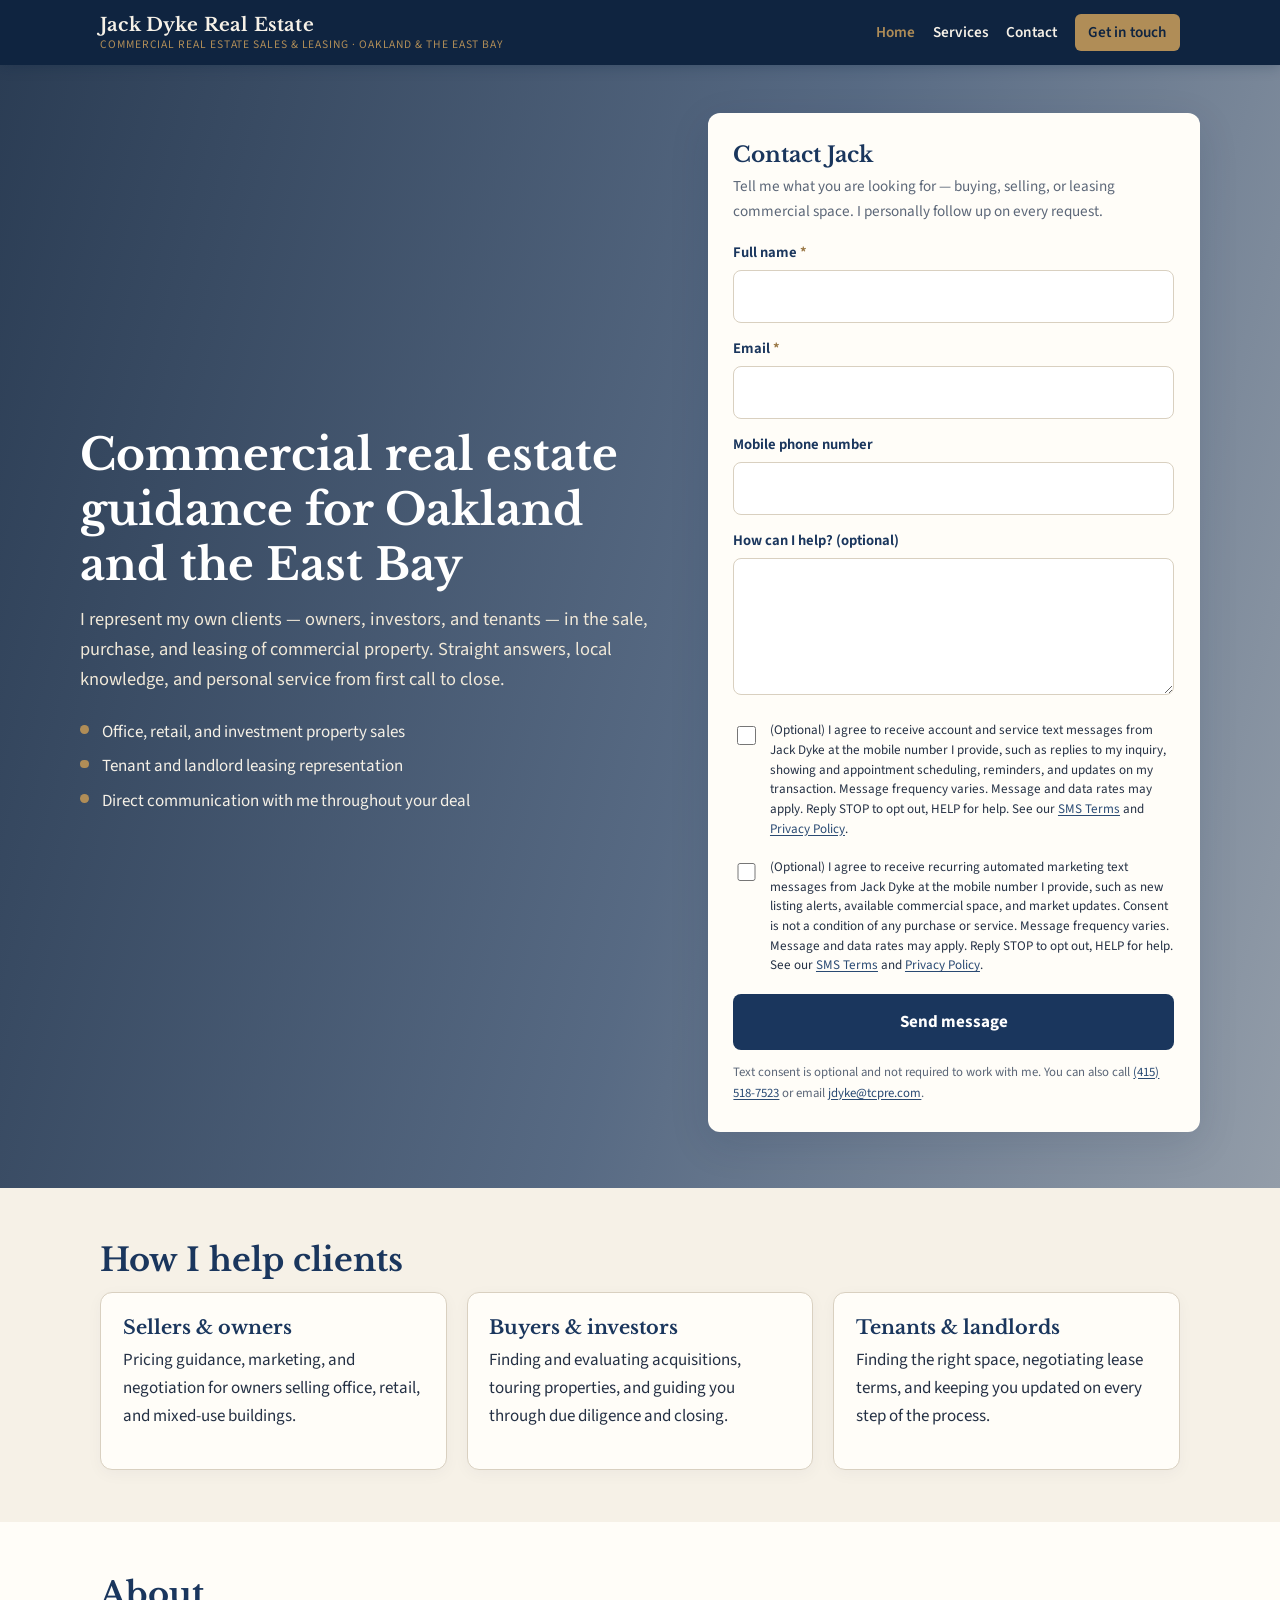
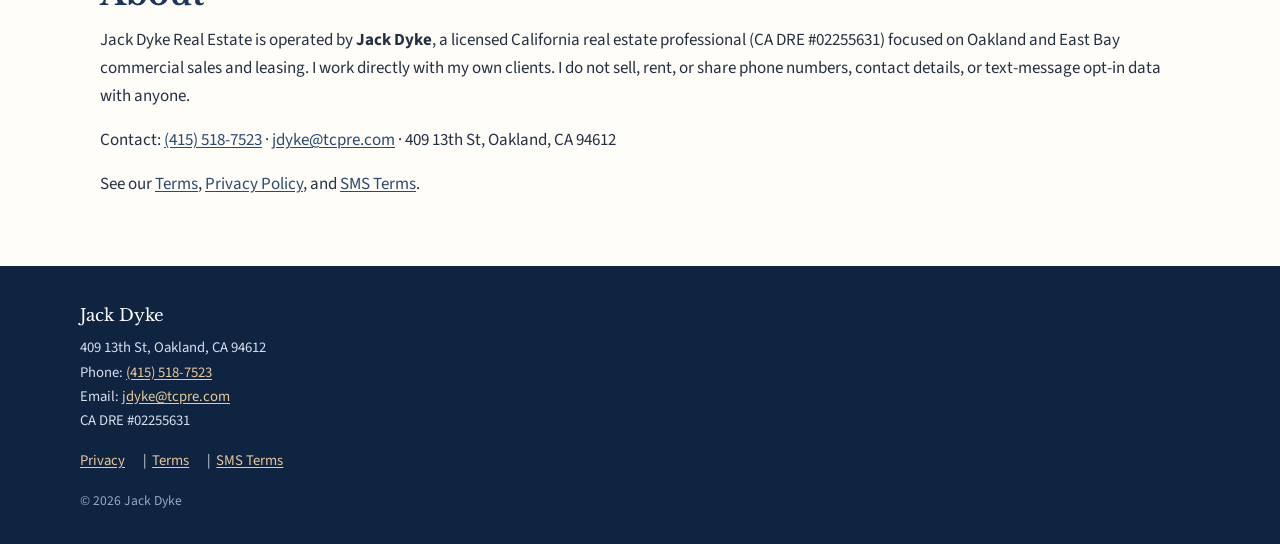
<file: index.html>
<!DOCTYPE html>
<html lang="en">
<head>
  <meta charset="utf-8">
  <meta name="viewport" content="width=device-width, initial-scale=1">
  <title>Jack Dyke Real Estate | Commercial Real Estate in Oakland & the East Bay</title>
  <meta name="robots" content="noindex, nofollow">
  <meta name="description" content="Jack Dyke Real Estate (Jack Dyke) helps clients buy, sell, and lease commercial real estate in Oakland and the East Bay.">
  <link rel="preconnect" href="https://fonts.googleapis.com">
  <link rel="preconnect" href="https://fonts.gstatic.com" crossorigin>
  <link href="https://fonts.googleapis.com/css2?family=Libre+Baskerville:wght@400;700&family=Source+Sans+3:wght@400;600;700&display=swap" rel="stylesheet">
  <link rel="stylesheet" href="css/styles.css">
</head>
<body>
  <a class="skip-link" href="#main">Skip to content</a>
  <header class="site-header">
    <div class="header-inner">
      <a class="brand" href="index.html">
        <span class="brand-name">Jack Dyke Real Estate</span>
        <span class="brand-tag">Commercial real estate sales &amp; leasing · Oakland &amp; the East Bay</span>
      </a>
      <nav class="nav" aria-label="Primary">
        <a href="index.html" aria-current="page">Home</a>
        <a href="index.html#services">Services</a>
        <a href="contact.html">Contact</a>
        <a class="nav-cta" href="index.html#contact-form">Get in touch</a>
      </nav>
    </div>
  </header>
  <main id="main">
    <section class="hero" style="--hero-image: url('https://images.unsplash.com/photo-1486406146926-c627a92ad1ab?auto=format&fit=crop&w=1800&q=80');">
      <div class="hero-inner">
        <div>
          <h1>Commercial real estate guidance for Oakland and the East Bay</h1>
          <p class="lede">I represent my own clients — owners, investors, and tenants — in the sale, purchase, and leasing of commercial property. Straight answers, local knowledge, and personal service from first call to close.</p>
          <ul class="hero-points">
            <li>Office, retail, and investment property sales</li>
            <li>Tenant and landlord leasing representation</li>
            <li>Direct communication with me throughout your deal</li>
          </ul>
        </div>
        <div class="form-card" id="contact-form">
          <form class="offer-form" action="#" method="post" novalidate>
            <h2>Contact Jack</h2>
            <p class="form-intro">Tell me what you are looking for — buying, selling, or leasing commercial space. I personally follow up on every request.</p>
            <p class="form-error" role="alert"></p>
            <div class="field"><label for="full_name">Full name <span class="req" aria-hidden="true">*</span></label>
              <input type="text" id="full_name" name="full_name" autocomplete="name" required></div>
            <div class="field"><label for="email">Email <span class="req" aria-hidden="true">*</span></label>
              <input type="email" id="email" name="email" autocomplete="email" required></div>
            <div class="field"><label for="mobile_phone">Mobile phone number</label>
              <input type="tel" id="mobile_phone" name="mobile_phone" autocomplete="tel" inputmode="tel"></div>
            <div class="field"><label for="message">How can I help? (optional)</label>
              <textarea id="message" name="message" rows="4"></textarea></div>
            <div class="consent">
              <input type="checkbox" id="sms-consent-transactional" name="sms_consent_transactional" value="yes">
              <label for="sms-consent-transactional">(Optional) I agree to receive account and service text messages from Jack Dyke at the mobile number I provide, such as replies to my inquiry, showing and appointment scheduling, reminders, and updates on my transaction. Message frequency varies. Message and data rates may apply. Reply STOP to opt out, HELP for help. See our <a href="sms-terms.html">SMS Terms</a> and <a href="privacy.html">Privacy Policy</a>.</label>
            </div>
            <div class="consent">
              <input type="checkbox" id="sms-consent-marketing" name="sms_consent_marketing" value="yes">
              <label for="sms-consent-marketing">(Optional) I agree to receive recurring automated marketing text messages from Jack Dyke at the mobile number I provide, such as new listing alerts, available commercial space, and market updates. Consent is not a condition of any purchase or service. Message frequency varies. Message and data rates may apply. Reply STOP to opt out, HELP for help. See our <a href="sms-terms.html">SMS Terms</a> and <a href="privacy.html">Privacy Policy</a>.</label>
            </div>
            <button type="submit" class="btn">Send message</button>
            <p class="form-note">Text consent is optional and not required to work with me. You can also call <a href="tel:+14155187523">(415) 518-7523</a> or email <a href="mailto:jdyke@tcpre.com">jdyke@tcpre.com</a>.</p>
          </form>
          <div class="thank-you" role="status"><h2>Thank you</h2><p>Your message was received. Jack will follow up on your request.</p></div>
        </div>
      </div>
    </section>
    <section class="section" id="services">
      <div class="wrap">
        <h2>How I help clients</h2>
        <div class="grid-3">
          <article class="card"><h3>Sellers &amp; owners</h3><p>Pricing guidance, marketing, and negotiation for owners selling office, retail, and mixed-use buildings.</p></article>
          <article class="card"><h3>Buyers &amp; investors</h3><p>Finding and evaluating acquisitions, touring properties, and guiding you through due diligence and closing.</p></article>
          <article class="card"><h3>Tenants &amp; landlords</h3><p>Finding the right space, negotiating lease terms, and keeping you updated on every step of the process.</p></article>
        </div>
      </div>
    </section>
    <section class="section section-paper">
      <div class="wrap">
        <h2>About</h2>
        <p>Jack Dyke Real Estate is operated by <strong>Jack Dyke</strong>, a licensed California real estate professional (CA DRE #02255631) focused on Oakland and East Bay commercial sales and leasing. I work directly with my own clients. I do not sell, rent, or share phone numbers, contact details, or text-message opt-in data with anyone.</p>
        <p>Contact: <a href="tel:+14155187523">(415) 518-7523</a> · <a href="mailto:jdyke@tcpre.com">jdyke@tcpre.com</a> · 409 13th St, Oakland, CA 94612</p>
        <p>See our <a href="terms.html">Terms</a>, <a href="privacy.html">Privacy Policy</a>, and <a href="sms-terms.html">SMS Terms</a>.</p>
      </div>
    </section>
  </main>
  <footer class="site-footer">
    <div class="footer-inner">
      <p class="footer-legal-name">Jack Dyke</p>
      <p>
        409 13th St, Oakland, CA 94612<br>
        Phone: <a href="tel:+14155187523">(415) 518-7523</a><br>
        Email: <a href="mailto:jdyke@tcpre.com">jdyke@tcpre.com</a><br>
        CA DRE #02255631
      </p>
      <p class="footer-links">
        <a href="privacy.html">Privacy</a> |
        <a href="terms.html">Terms</a> |
        <a href="sms-terms.html">SMS Terms</a>
      </p>
      <p class="copyright">&copy; 2026 Jack Dyke</p>
    </div>
  </footer>
  <script src="js/form.js"></script>
</body>
</html>
</file>
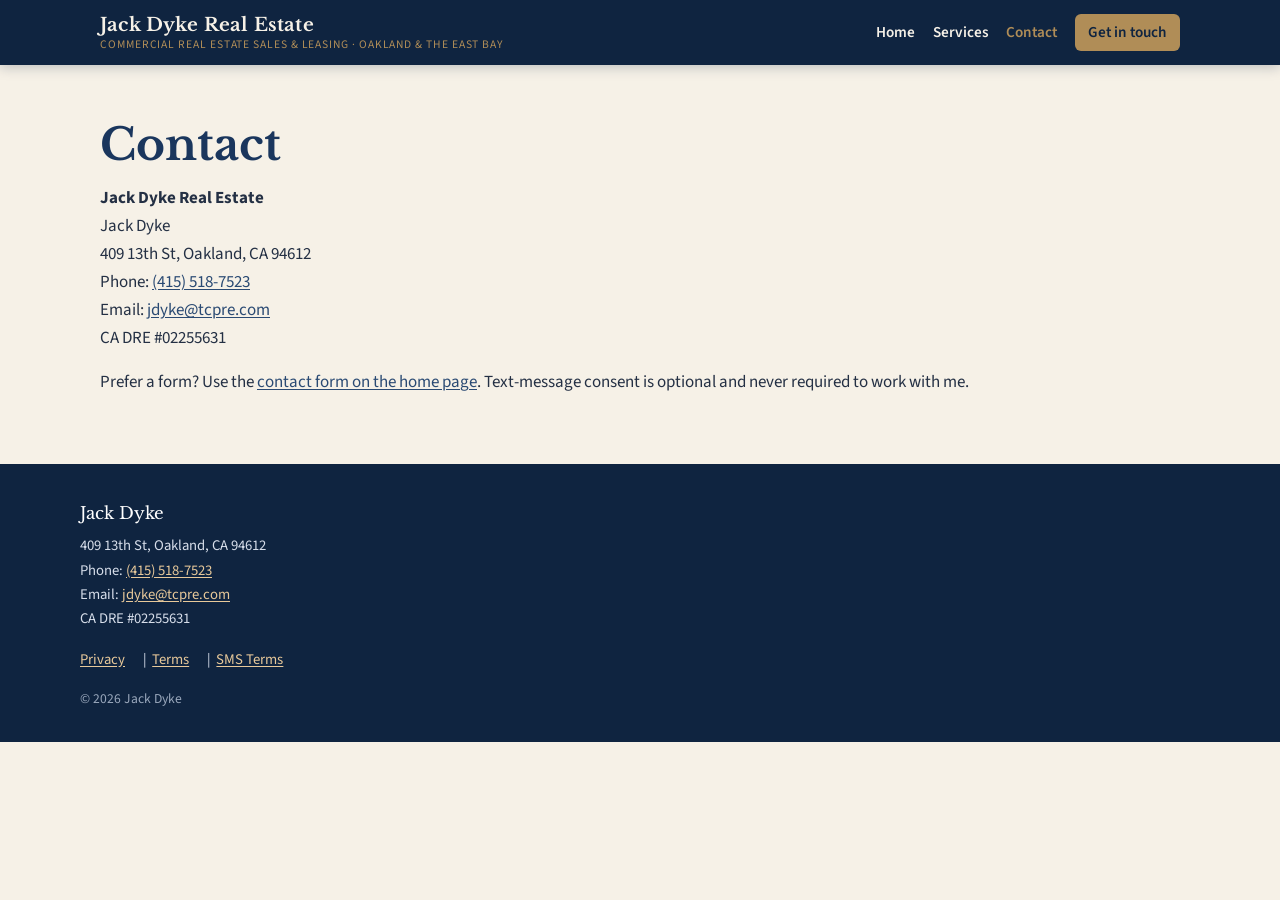
<file: contact.html>
<!DOCTYPE html>
<html lang="en">
<head>
  <meta charset="utf-8">
  <meta name="viewport" content="width=device-width, initial-scale=1">
  <title>Contact | Jack Dyke Real Estate</title>
  <meta name="robots" content="noindex, nofollow">
  <meta name="description" content="Contact Jack Dyke Real Estate.">
  <link rel="preconnect" href="https://fonts.googleapis.com">
  <link rel="preconnect" href="https://fonts.gstatic.com" crossorigin>
  <link href="https://fonts.googleapis.com/css2?family=Libre+Baskerville:wght@400;700&family=Source+Sans+3:wght@400;600;700&display=swap" rel="stylesheet">
  <link rel="stylesheet" href="css/styles.css">
</head>
<body>
  <a class="skip-link" href="#main">Skip to content</a>
  <header class="site-header">
    <div class="header-inner">
      <a class="brand" href="index.html">
        <span class="brand-name">Jack Dyke Real Estate</span>
        <span class="brand-tag">Commercial real estate sales &amp; leasing · Oakland &amp; the East Bay</span>
      </a>
      <nav class="nav" aria-label="Primary">
        <a href="index.html">Home</a>
        <a href="index.html#services">Services</a>
        <a href="contact.html" aria-current="page">Contact</a>
        <a class="nav-cta" href="index.html#contact-form">Get in touch</a>
      </nav>
    </div>
  </header>
  <main id="main">
    <section class="section"><div class="wrap">
      <h1>Contact</h1>
      <p><strong>Jack Dyke Real Estate</strong><br>Jack Dyke<br>409 13th St, Oakland, CA 94612<br>
      Phone: <a href="tel:+14155187523">(415) 518-7523</a><br>Email: <a href="mailto:jdyke@tcpre.com">jdyke@tcpre.com</a><br>CA DRE #02255631</p>
      <p>Prefer a form? Use the <a href="index.html#contact-form">contact form on the home page</a>. Text-message consent is optional and never required to work with me.</p>
    </div></section>
  </main>
  <footer class="site-footer">
    <div class="footer-inner">
      <p class="footer-legal-name">Jack Dyke</p>
      <p>
        409 13th St, Oakland, CA 94612<br>
        Phone: <a href="tel:+14155187523">(415) 518-7523</a><br>
        Email: <a href="mailto:jdyke@tcpre.com">jdyke@tcpre.com</a><br>
        CA DRE #02255631
      </p>
      <p class="footer-links">
        <a href="privacy.html">Privacy</a> |
        <a href="terms.html">Terms</a> |
        <a href="sms-terms.html">SMS Terms</a>
      </p>
      <p class="copyright">&copy; 2026 Jack Dyke</p>
    </div>
  </footer>
  <script src="js/form.js"></script>
</body>
</html>
</file>
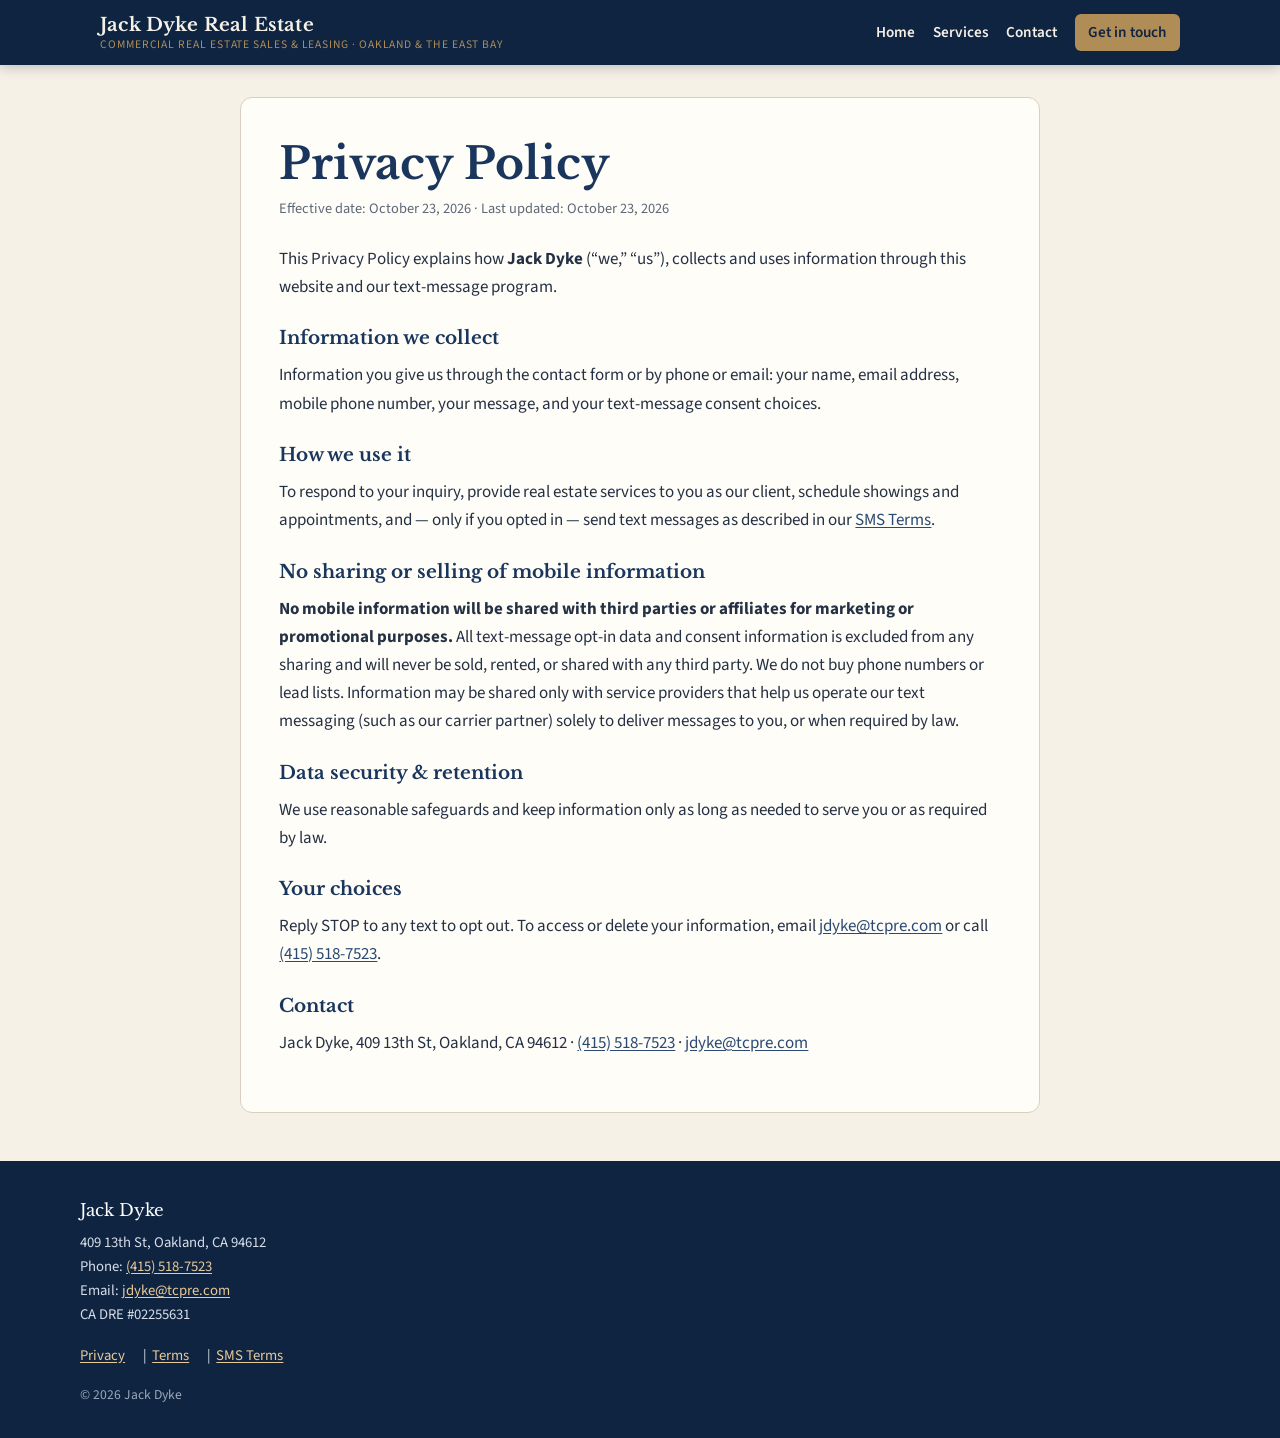
<file: privacy-policy.html>
<!DOCTYPE html>
<html lang="en">
<head>
  <meta charset="utf-8">
  <meta name="viewport" content="width=device-width, initial-scale=1">
  <title>Privacy Policy | Jack Dyke Real Estate</title>
  <meta name="robots" content="noindex, nofollow">
  <meta name="description" content="Privacy Policy.">
  <link rel="preconnect" href="https://fonts.googleapis.com">
  <link rel="preconnect" href="https://fonts.gstatic.com" crossorigin>
  <link href="https://fonts.googleapis.com/css2?family=Libre+Baskerville:wght@400;700&family=Source+Sans+3:wght@400;600;700&display=swap" rel="stylesheet">
  <link rel="stylesheet" href="css/styles.css">
</head>
<body>
  <a class="skip-link" href="#main">Skip to content</a>
  <header class="site-header">
    <div class="header-inner">
      <a class="brand" href="index.html">
        <span class="brand-name">Jack Dyke Real Estate</span>
        <span class="brand-tag">Commercial real estate sales &amp; leasing · Oakland &amp; the East Bay</span>
      </a>
      <nav class="nav" aria-label="Primary">
        <a href="index.html">Home</a>
        <a href="index.html#services">Services</a>
        <a href="contact.html">Contact</a>
        <a class="nav-cta" href="index.html#contact-form">Get in touch</a>
      </nav>
    </div>
  </header>
  <main id="main">
    <article class="legal">
      <h1>Privacy Policy</h1>
      <p class="updated">Effective date: October 23, 2026 · Last updated: October 23, 2026</p>
      <p>This Privacy Policy explains how <strong>Jack Dyke</strong> (“we,” “us”), collects and uses information through this website and our text-message program.</p>
      <h2>Information we collect</h2><p>Information you give us through the contact form or by phone or email: your name, email address, mobile phone number, your message, and your text-message consent choices.</p>
      <h2>How we use it</h2><p>To respond to your inquiry, provide real estate services to you as our client, schedule showings and appointments, and — only if you opted in — send text messages as described in our <a href="sms-terms.html">SMS Terms</a>.</p>
      <h2>No sharing or selling of mobile information</h2><p><strong>No mobile information will be shared with third parties or affiliates for marketing or promotional purposes.</strong> All text-message opt-in data and consent information is excluded from any sharing and will never be sold, rented, or shared with any third party. We do not buy phone numbers or lead lists. Information may be shared only with service providers that help us operate our text messaging (such as our carrier partner) solely to deliver messages to you, or when required by law.</p>
      <h2>Data security &amp; retention</h2><p>We use reasonable safeguards and keep information only as long as needed to serve you or as required by law.</p>
      <h2>Your choices</h2><p>Reply STOP to any text to opt out. To access or delete your information, email <a href="mailto:jdyke@tcpre.com">jdyke@tcpre.com</a> or call <a href="tel:+14155187523">(415) 518-7523</a>.</p>
      <h2>Contact</h2><p>Jack Dyke, 409 13th St, Oakland, CA 94612 · <a href="tel:+14155187523">(415) 518-7523</a> · <a href="mailto:jdyke@tcpre.com">jdyke@tcpre.com</a></p>
    </article>
  </main>
  <footer class="site-footer">
    <div class="footer-inner">
      <p class="footer-legal-name">Jack Dyke</p>
      <p>
        409 13th St, Oakland, CA 94612<br>
        Phone: <a href="tel:+14155187523">(415) 518-7523</a><br>
        Email: <a href="mailto:jdyke@tcpre.com">jdyke@tcpre.com</a><br>
        CA DRE #02255631
      </p>
      <p class="footer-links">
        <a href="privacy.html">Privacy</a> |
        <a href="terms.html">Terms</a> |
        <a href="sms-terms.html">SMS Terms</a>
      </p>
      <p class="copyright">&copy; 2026 Jack Dyke</p>
    </div>
  </footer>
  
</body>
</html>
</file>
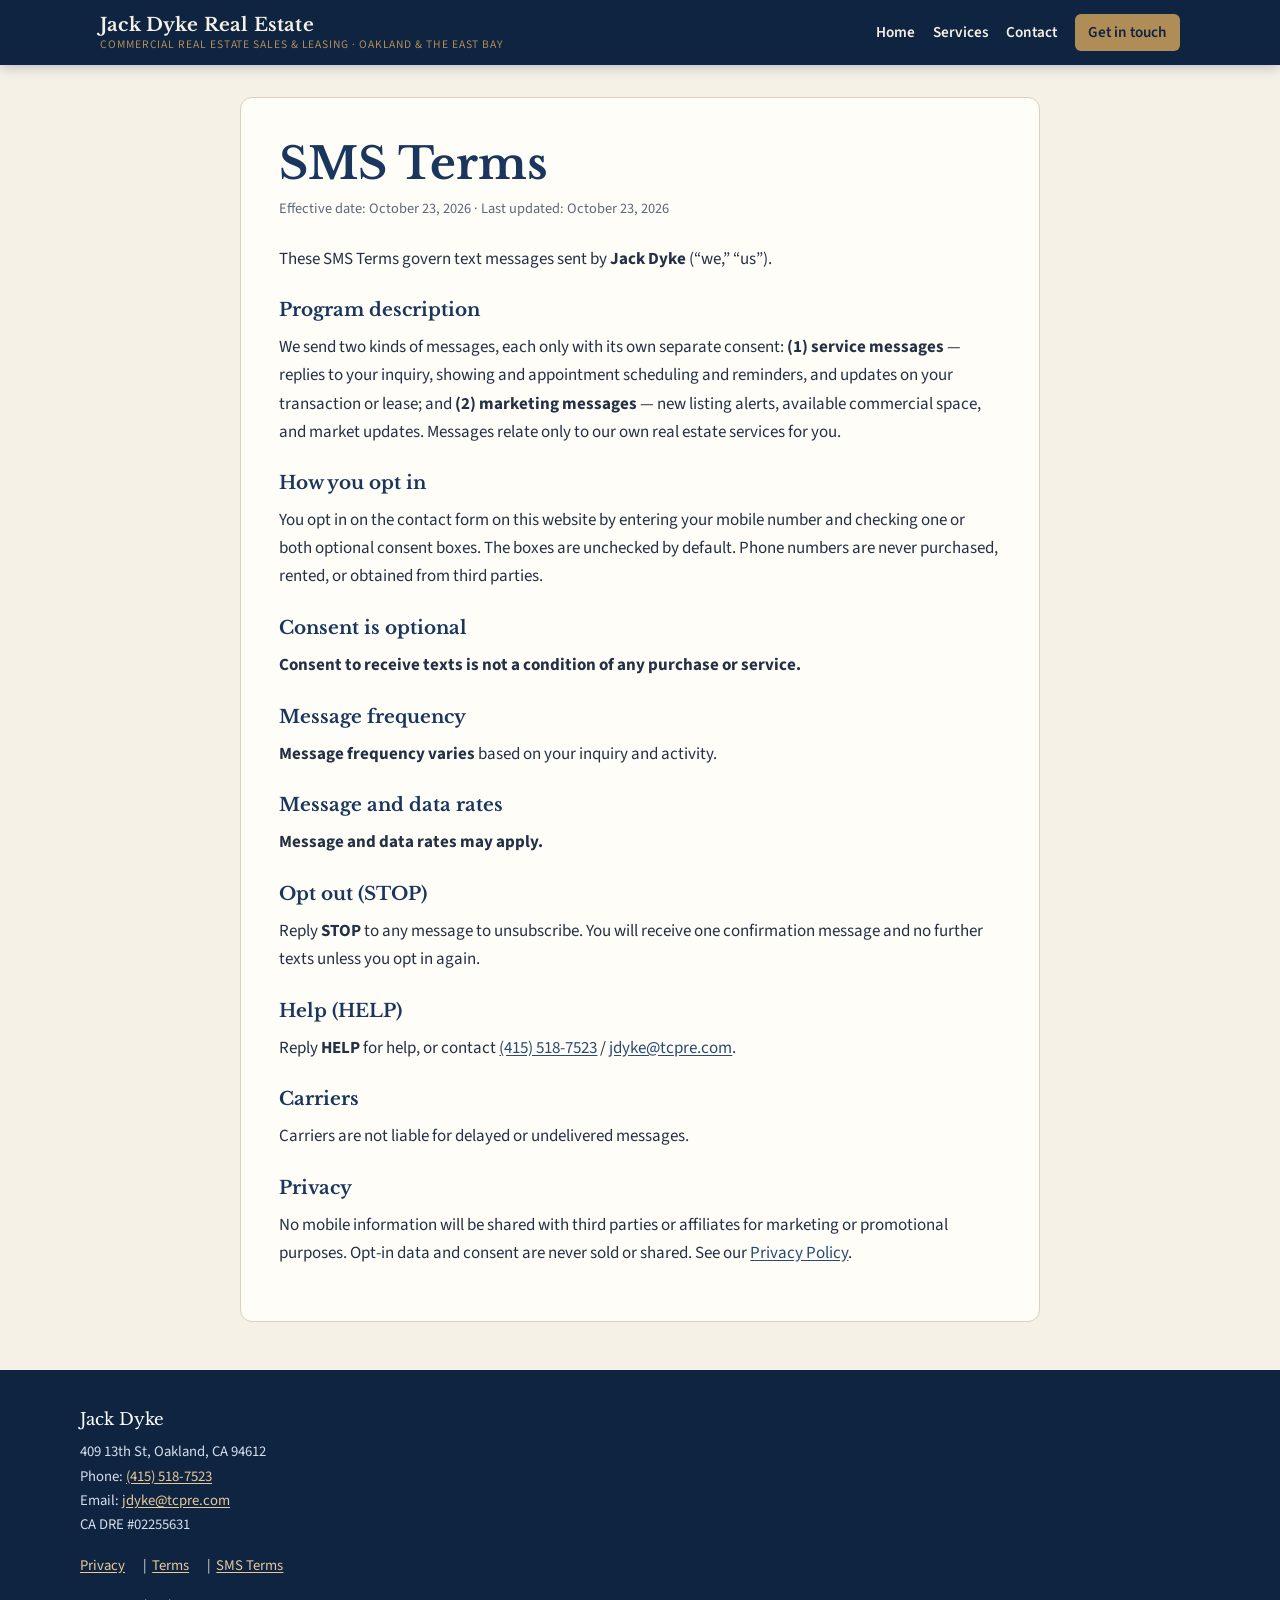
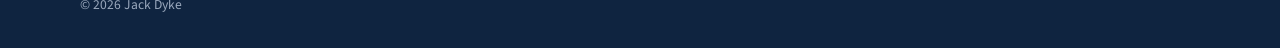
<file: sms-terms.html>
<!DOCTYPE html>
<html lang="en">
<head>
  <meta charset="utf-8">
  <meta name="viewport" content="width=device-width, initial-scale=1">
  <title>SMS Terms | Jack Dyke Real Estate</title>
  <meta name="robots" content="noindex, nofollow">
  <meta name="description" content="SMS Terms.">
  <link rel="preconnect" href="https://fonts.googleapis.com">
  <link rel="preconnect" href="https://fonts.gstatic.com" crossorigin>
  <link href="https://fonts.googleapis.com/css2?family=Libre+Baskerville:wght@400;700&family=Source+Sans+3:wght@400;600;700&display=swap" rel="stylesheet">
  <link rel="stylesheet" href="css/styles.css">
</head>
<body>
  <a class="skip-link" href="#main">Skip to content</a>
  <header class="site-header">
    <div class="header-inner">
      <a class="brand" href="index.html">
        <span class="brand-name">Jack Dyke Real Estate</span>
        <span class="brand-tag">Commercial real estate sales &amp; leasing · Oakland &amp; the East Bay</span>
      </a>
      <nav class="nav" aria-label="Primary">
        <a href="index.html">Home</a>
        <a href="index.html#services">Services</a>
        <a href="contact.html">Contact</a>
        <a class="nav-cta" href="index.html#contact-form">Get in touch</a>
      </nav>
    </div>
  </header>
  <main id="main">
    <article class="legal">
      <h1>SMS Terms</h1>
      <p class="updated">Effective date: October 23, 2026 · Last updated: October 23, 2026</p>
      <p>These SMS Terms govern text messages sent by <strong>Jack Dyke</strong> (“we,” “us”).</p>
      <h2>Program description</h2><p>We send two kinds of messages, each only with its own separate consent: <strong>(1) service messages</strong> — replies to your inquiry, showing and appointment scheduling and reminders, and updates on your transaction or lease; and <strong>(2) marketing messages</strong> — new listing alerts, available commercial space, and market updates. Messages relate only to our own real estate services for you.</p>
      <h2>How you opt in</h2><p>You opt in on the contact form on this website by entering your mobile number and checking one or both optional consent boxes. The boxes are unchecked by default. Phone numbers are never purchased, rented, or obtained from third parties.</p>
      <h2>Consent is optional</h2><p><strong>Consent to receive texts is not a condition of any purchase or service.</strong></p>
      <h2>Message frequency</h2><p><strong>Message frequency varies</strong> based on your inquiry and activity.</p>
      <h2>Message and data rates</h2><p><strong>Message and data rates may apply.</strong></p>
      <h2>Opt out (STOP)</h2><p>Reply <strong>STOP</strong> to any message to unsubscribe. You will receive one confirmation message and no further texts unless you opt in again.</p>
      <h2>Help (HELP)</h2><p>Reply <strong>HELP</strong> for help, or contact <a href="tel:+14155187523">(415) 518-7523</a> / <a href="mailto:jdyke@tcpre.com">jdyke@tcpre.com</a>.</p>
      <h2>Carriers</h2><p>Carriers are not liable for delayed or undelivered messages.</p>
      <h2>Privacy</h2><p>No mobile information will be shared with third parties or affiliates for marketing or promotional purposes. Opt-in data and consent are never sold or shared. See our <a href="privacy.html">Privacy Policy</a>.</p>
    </article>
  </main>
  <footer class="site-footer">
    <div class="footer-inner">
      <p class="footer-legal-name">Jack Dyke</p>
      <p>
        409 13th St, Oakland, CA 94612<br>
        Phone: <a href="tel:+14155187523">(415) 518-7523</a><br>
        Email: <a href="mailto:jdyke@tcpre.com">jdyke@tcpre.com</a><br>
        CA DRE #02255631
      </p>
      <p class="footer-links">
        <a href="privacy.html">Privacy</a> |
        <a href="terms.html">Terms</a> |
        <a href="sms-terms.html">SMS Terms</a>
      </p>
      <p class="copyright">&copy; 2026 Jack Dyke</p>
    </div>
  </footer>
  
</body>
</html>
</file>
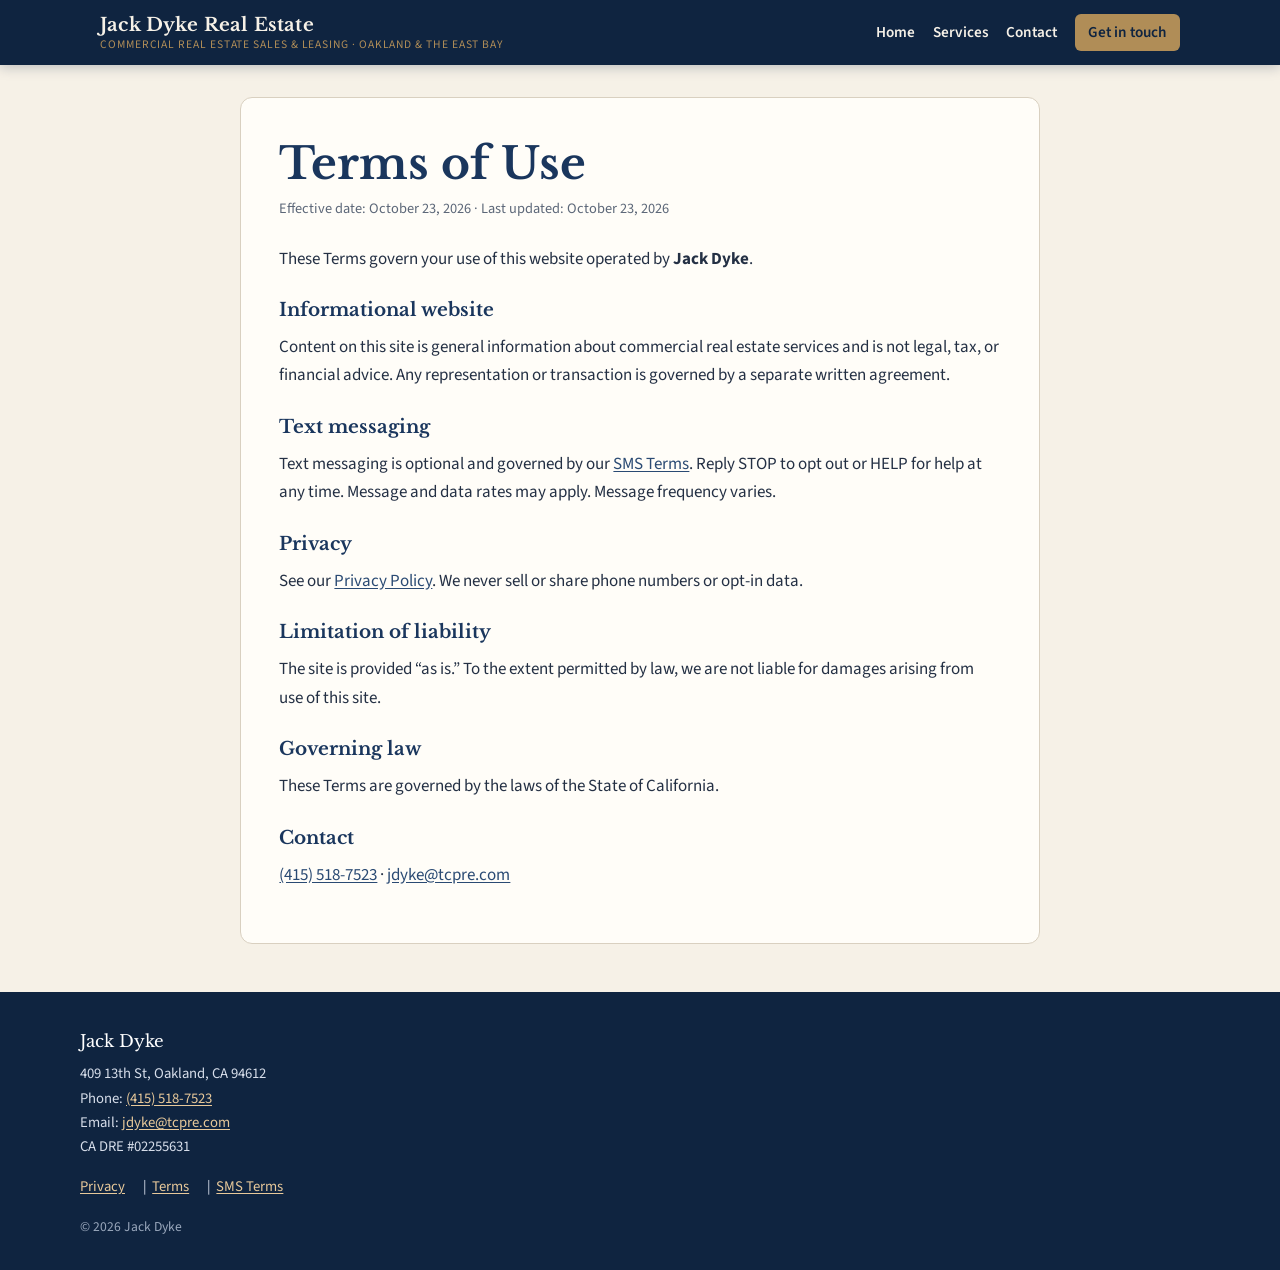
<file: terms.html>
<!DOCTYPE html>
<html lang="en">
<head>
  <meta charset="utf-8">
  <meta name="viewport" content="width=device-width, initial-scale=1">
  <title>Terms | Jack Dyke Real Estate</title>
  <meta name="robots" content="noindex, nofollow">
  <meta name="description" content="Terms of use.">
  <link rel="preconnect" href="https://fonts.googleapis.com">
  <link rel="preconnect" href="https://fonts.gstatic.com" crossorigin>
  <link href="https://fonts.googleapis.com/css2?family=Libre+Baskerville:wght@400;700&family=Source+Sans+3:wght@400;600;700&display=swap" rel="stylesheet">
  <link rel="stylesheet" href="css/styles.css">
</head>
<body>
  <a class="skip-link" href="#main">Skip to content</a>
  <header class="site-header">
    <div class="header-inner">
      <a class="brand" href="index.html">
        <span class="brand-name">Jack Dyke Real Estate</span>
        <span class="brand-tag">Commercial real estate sales &amp; leasing · Oakland &amp; the East Bay</span>
      </a>
      <nav class="nav" aria-label="Primary">
        <a href="index.html">Home</a>
        <a href="index.html#services">Services</a>
        <a href="contact.html">Contact</a>
        <a class="nav-cta" href="index.html#contact-form">Get in touch</a>
      </nav>
    </div>
  </header>
  <main id="main">
    <article class="legal">
      <h1>Terms of Use</h1>
      <p class="updated">Effective date: October 23, 2026 · Last updated: October 23, 2026</p>
      <p>These Terms govern your use of this website operated by <strong>Jack Dyke</strong>.</p>
      <h2>Informational website</h2><p>Content on this site is general information about commercial real estate services and is not legal, tax, or financial advice. Any representation or transaction is governed by a separate written agreement.</p>
      <h2>Text messaging</h2><p>Text messaging is optional and governed by our <a href="sms-terms.html">SMS Terms</a>. Reply STOP to opt out or HELP for help at any time. Message and data rates may apply. Message frequency varies.</p>
      <h2>Privacy</h2><p>See our <a href="privacy.html">Privacy Policy</a>. We never sell or share phone numbers or opt-in data.</p>
      <h2>Limitation of liability</h2><p>The site is provided “as is.” To the extent permitted by law, we are not liable for damages arising from use of this site.</p>
      <h2>Governing law</h2><p>These Terms are governed by the laws of the State of California.</p>
      <h2>Contact</h2><p><a href="tel:+14155187523">(415) 518-7523</a> · <a href="mailto:jdyke@tcpre.com">jdyke@tcpre.com</a></p>
    </article>
  </main>
  <footer class="site-footer">
    <div class="footer-inner">
      <p class="footer-legal-name">Jack Dyke</p>
      <p>
        409 13th St, Oakland, CA 94612<br>
        Phone: <a href="tel:+14155187523">(415) 518-7523</a><br>
        Email: <a href="mailto:jdyke@tcpre.com">jdyke@tcpre.com</a><br>
        CA DRE #02255631
      </p>
      <p class="footer-links">
        <a href="privacy.html">Privacy</a> |
        <a href="terms.html">Terms</a> |
        <a href="sms-terms.html">SMS Terms</a>
      </p>
      <p class="copyright">&copy; 2026 Jack Dyke</p>
    </div>
  </footer>
  
</body>
</html>
</file>
<file: css/styles.css>
/* Everest Estates — shared styles
   Palette: navy + cream. Mobile-first residential real estate. */

:root {
  --navy: #1a365d;
  --navy-deep: #0f2440;
  --navy-mid: #2a4a73;
  --navy-soft: #3d5a80;
  --cream: #f6f1e7;
  --cream-dark: #ebe3d4;
  --paper: #fffdf8;
  --ink: #243044;
  --muted: #5c6778;
  --line: #d9d0c0;
  --gold: #b08d57;
  --gold-hover: #9a7846;
  --error: #9b2c2c;
  --ok: #276749;
  --shadow: 0 12px 40px rgba(15, 36, 64, 0.12);
  --radius: 12px;
  --max: 1120px;
}

*,
*::before,
*::after {
  box-sizing: border-box;
}

html {
  scroll-behavior: smooth;
}

body {
  margin: 0;
  font-family: "Source Sans 3", "Segoe UI", system-ui, sans-serif;
  font-size: 1.0625rem;
  line-height: 1.65;
  color: var(--ink);
  background: var(--cream);
}

img {
  max-width: 100%;
  height: auto;
  display: block;
}

a {
  color: var(--navy-mid);
  text-underline-offset: 2px;
}

a:hover {
  color: var(--navy);
}

h1, h2, h3, h4 {
  font-family: "Libre Baskerville", Georgia, serif;
  color: var(--navy);
  line-height: 1.25;
  font-weight: 700;
  margin: 0 0 0.75rem;
}

h1 { font-size: clamp(1.85rem, 5vw, 2.75rem); }
h2 { font-size: clamp(1.45rem, 3.4vw, 2rem); }
h3 { font-size: 1.2rem; }

p { margin: 0 0 1rem; }

.skip-link {
  position: absolute;
  left: -999px;
  top: 0;
  background: var(--navy);
  color: #fff;
  padding: 0.5rem 1rem;
  z-index: 100;
}

.skip-link:focus {
  left: 0.5rem;
  top: 0.5rem;
}

/* Header */
.site-header {
  background: var(--navy-deep);
  color: var(--cream);
  position: sticky;
  top: 0;
  z-index: 50;
  box-shadow: 0 2px 12px rgba(15, 36, 64, 0.25);
}

.header-inner {
  max-width: var(--max);
  margin: 0 auto;
  padding: 0.85rem 1.25rem;
  display: flex;
  align-items: center;
  justify-content: space-between;
  gap: 1rem;
}

.brand {
  text-decoration: none;
  color: var(--cream);
  display: flex;
  flex-direction: column;
  line-height: 1.15;
}

.brand:hover { color: var(--cream); }

.brand-name {
  font-family: "Libre Baskerville", Georgia, serif;
  font-size: 1.15rem;
  font-weight: 700;
  letter-spacing: 0.01em;
}

.brand-tag {
  font-size: 0.72rem;
  letter-spacing: 0.08em;
  text-transform: uppercase;
  color: var(--gold);
  margin-top: 0.15rem;
}

.nav {
  display: flex;
  flex-wrap: wrap;
  gap: 0.35rem 1.1rem;
  align-items: center;
}

.nav a {
  color: var(--cream);
  text-decoration: none;
  font-size: 0.95rem;
  font-weight: 600;
}

.nav a:hover,
.nav a[aria-current="page"] {
  color: var(--gold);
}

.nav .nav-cta {
  background: var(--gold);
  color: var(--navy-deep);
  padding: 0.4rem 0.85rem;
  border-radius: 6px;
  text-decoration: none;
}

.nav .nav-cta:hover {
  background: #c9a56e;
  color: var(--navy-deep);
}

/* Hero */
.hero {
  background:
    linear-gradient(105deg, rgba(15, 36, 64, 0.88) 0%, rgba(26, 54, 93, 0.72) 55%, rgba(26, 54, 93, 0.45) 100%),
    var(--hero-image) center / cover no-repeat;
  color: var(--cream);
  padding: 3rem 1.25rem 3.5rem;
}

.hero-inner {
  max-width: var(--max);
  margin: 0 auto;
  display: grid;
  gap: 2rem;
}

.hero h1 { color: #fff; }

.hero .lede {
  font-size: 1.15rem;
  color: #f0e8d8;
  max-width: 36rem;
}

.hero-points {
  list-style: none;
  padding: 0;
  margin: 1.25rem 0 0;
}

.hero-points li {
  padding: 0.2rem 0 0.2rem 1.35rem;
  position: relative;
}

.hero-points li::before {
  content: "";
  width: 0.55rem;
  height: 0.55rem;
  border-radius: 50%;
  background: var(--gold);
  position: absolute;
  left: 0;
  top: 0.65rem;
}

/* Layout */
.wrap {
  max-width: var(--max);
  margin: 0 auto;
  padding: 0 1.25rem;
}

.section {
  padding: 3.25rem 0;
}

.section-tight { padding: 2.25rem 0; }

.section-navy {
  background: var(--navy);
  color: var(--cream);
}

.section-navy h2,
.section-navy h3 { color: #fff; }

.section-paper { background: var(--paper); }

.grid-3,
.grid-2 {
  display: grid;
  gap: 1.25rem;
}

.card {
  background: var(--paper);
  border: 1px solid var(--line);
  border-radius: var(--radius);
  padding: 1.4rem 1.35rem;
  box-shadow: 0 4px 16px rgba(15, 36, 64, 0.04);
}

.card h3 { margin-bottom: 0.45rem; }

.card .step {
  display: inline-block;
  font-size: 0.75rem;
  letter-spacing: 0.08em;
  text-transform: uppercase;
  color: var(--gold);
  font-weight: 700;
  margin-bottom: 0.4rem;
}

.photo-band {
  display: grid;
  gap: 0;
}

.photo-band img {
  width: 100%;
  height: 220px;
  object-fit: cover;
}

/* Form */
.form-card {
  background: var(--paper);
  color: var(--ink);
  border-radius: var(--radius);
  padding: 1.5rem 1.35rem 1.65rem;
  box-shadow: var(--shadow);
}

.form-card h2 {
  font-size: 1.35rem;
  margin-bottom: 0.35rem;
}

.form-card .form-intro {
  color: var(--muted);
  font-size: 0.95rem;
  margin-bottom: 1.1rem;
}

label {
  display: block;
  font-weight: 650;
  font-size: 0.92rem;
  margin: 0 0 0.3rem;
  color: var(--navy);
}

.req { color: var(--gold-hover); }

.field { margin-bottom: 0.9rem; }

input[type="text"],
input[type="email"],
input[type="tel"],
textarea {
  width: 100%;
  padding: 0.7rem 0.8rem;
  border: 1px solid var(--line);
  border-radius: 8px;
  font: inherit;
  background: #fff;
  color: var(--ink);
}

input:focus,
textarea:focus {
  outline: 2px solid var(--navy-mid);
  outline-offset: 1px;
  border-color: var(--navy-mid);
}

textarea { min-height: 88px; resize: vertical; }

.consent {
  display: flex;
  gap: 0.7rem;
  align-items: flex-start;
  margin: 1.1rem 0 1.15rem;
}

.consent input[type="checkbox"] {
  margin-top: 0.3rem;
  width: 1.15rem;
  height: 1.15rem;
  flex-shrink: 0;
  accent-color: var(--navy);
}

.consent label {
  font-weight: 400;
  font-size: 0.82rem;
  line-height: 1.5;
  color: var(--ink);
  margin: 0;
}

.btn {
  display: inline-block;
  background: var(--navy);
  color: #fff;
  border: none;
  border-radius: 8px;
  padding: 0.85rem 1.25rem;
  font: inherit;
  font-weight: 700;
  cursor: pointer;
  width: 100%;
  text-align: center;
  text-decoration: none;
}

.btn:hover { background: var(--navy-deep); color: #fff; }

.form-note {
  font-size: 0.8rem;
  color: var(--muted);
  margin: 0.75rem 0 0;
}

.form-error {
  color: var(--error);
  font-size: 0.88rem;
  margin: 0 0 0.75rem;
  display: none;
}

.form-error.show { display: block; }

.thank-you {
  display: none;
  text-align: left;
}

.thank-you.show { display: block; }

.thank-you h2 { color: var(--ok); }

.offer-form.is-sent { display: none; }

/* Legal pages */
.legal {
  background: var(--paper);
  border: 1px solid var(--line);
  border-radius: var(--radius);
  padding: 2rem 1.4rem;
  margin: 2rem auto 3rem;
  max-width: 800px;
}

.legal h1 { margin-bottom: 0.35rem; }

.legal .updated {
  color: var(--muted);
  font-size: 0.9rem;
  margin-bottom: 1.5rem;
}

.legal h2 {
  font-size: 1.15rem;
  margin-top: 1.6rem;
}

.legal ul { padding-left: 1.2rem; }

.legal li { margin-bottom: 0.4rem; }

/* Contact extras */
.contact-grid {
  display: grid;
  gap: 1.5rem;
}

.contact-card address {
  font-style: normal;
}

/* Footer */
.site-footer {
  background: var(--navy-deep);
  color: #d7deea;
  padding: 2.25rem 1.25rem 2rem;
  font-size: 0.92rem;
}

.footer-inner {
  max-width: var(--max);
  margin: 0 auto;
}

.footer-legal-name {
  font-family: "Libre Baskerville", Georgia, serif;
  color: #fff;
  font-size: 1.05rem;
  margin-bottom: 0.4rem;
}

.site-footer a { color: #e8c99a; }

.footer-links {
  margin: 1rem 0;
  display: flex;
  flex-wrap: wrap;
  gap: 0.4rem 0.35rem;
}

.footer-links a { margin-right: 0.75rem; }

.copyright {
  margin: 0;
  color: #9aa8bc;
  font-size: 0.85rem;
}

/* Desktop */
@media (min-width: 800px) {
  .hero-inner {
    grid-template-columns: 1.15fr 0.95fr;
    align-items: center;
  }

  .grid-3 { grid-template-columns: repeat(3, 1fr); }
  .grid-2 { grid-template-columns: 1fr 1fr; }

  .photo-band {
    grid-template-columns: repeat(3, 1fr);
  }

  .photo-band img { height: 260px; }

  .contact-grid {
    grid-template-columns: 0.85fr 1.15fr;
    align-items: start;
  }

  .form-card { padding: 1.75rem 1.6rem; }

  .legal { padding: 2.4rem 2.4rem; }
}
</file>
